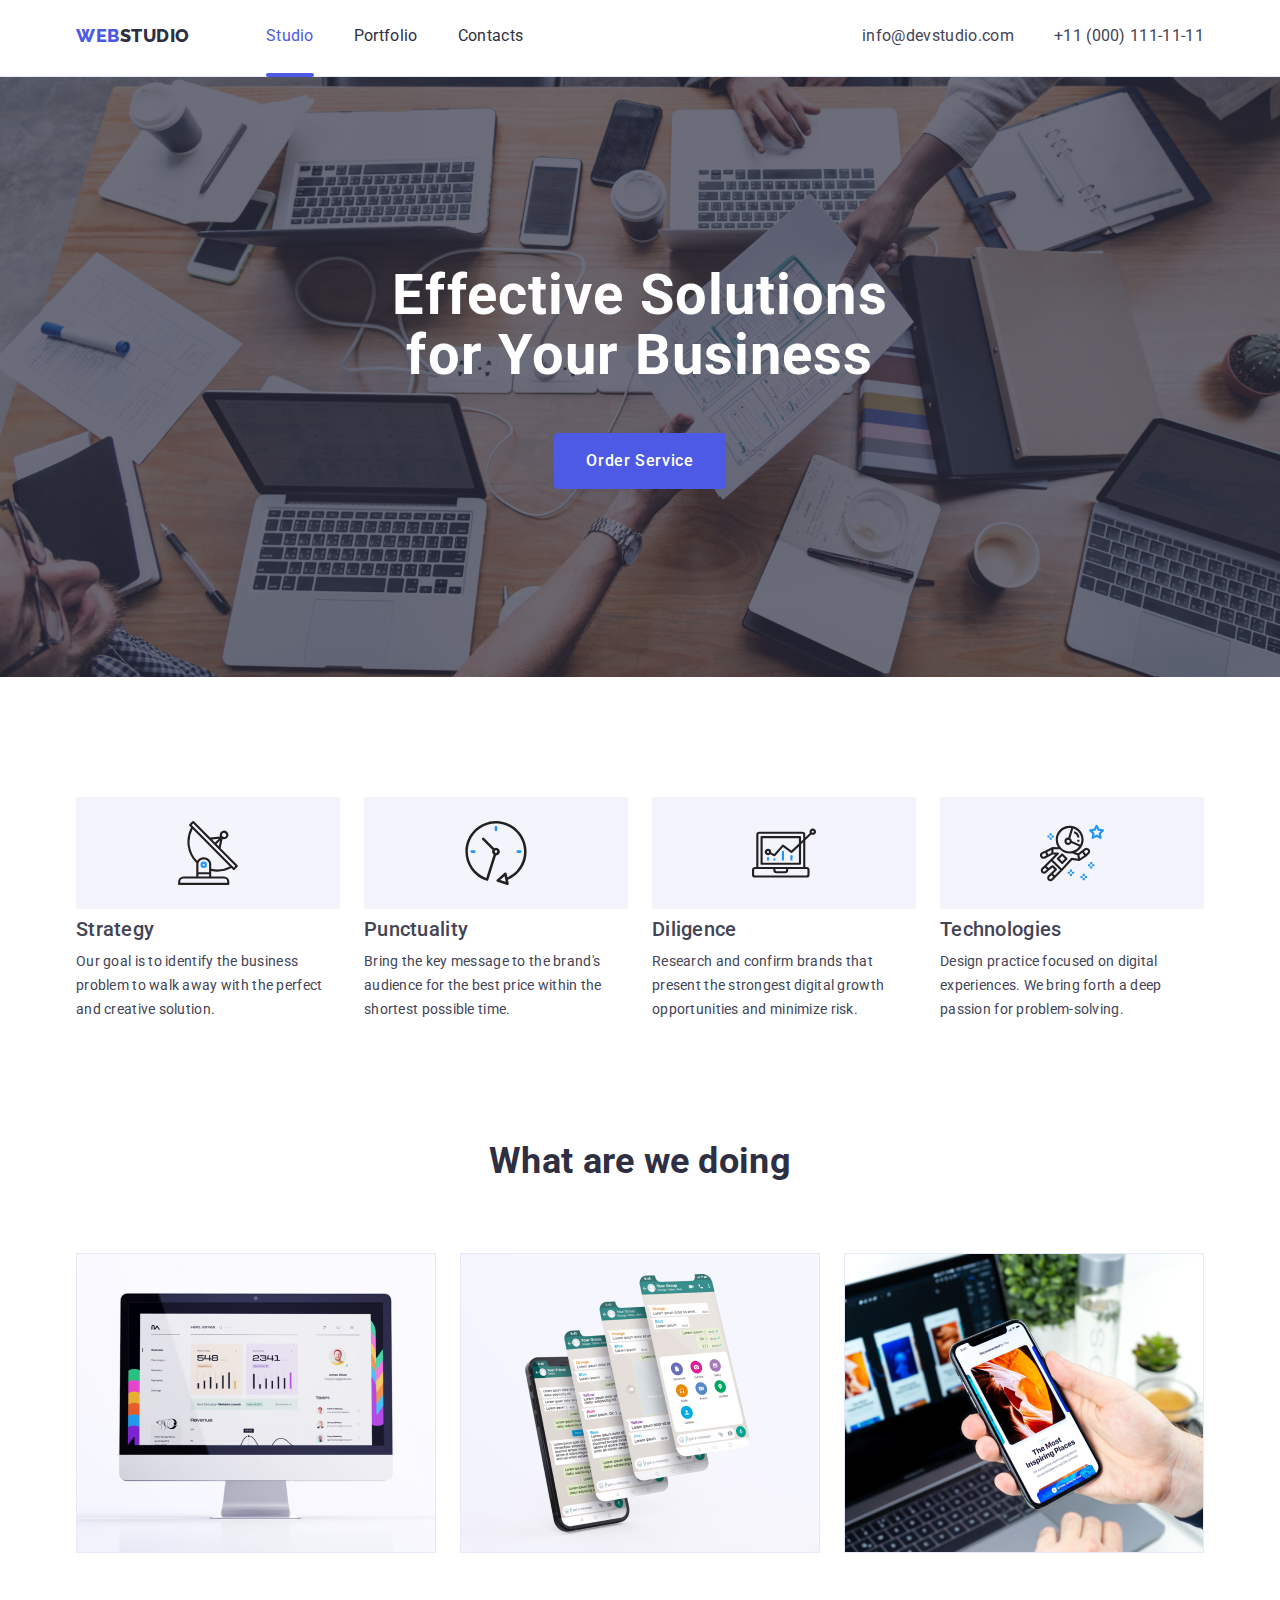
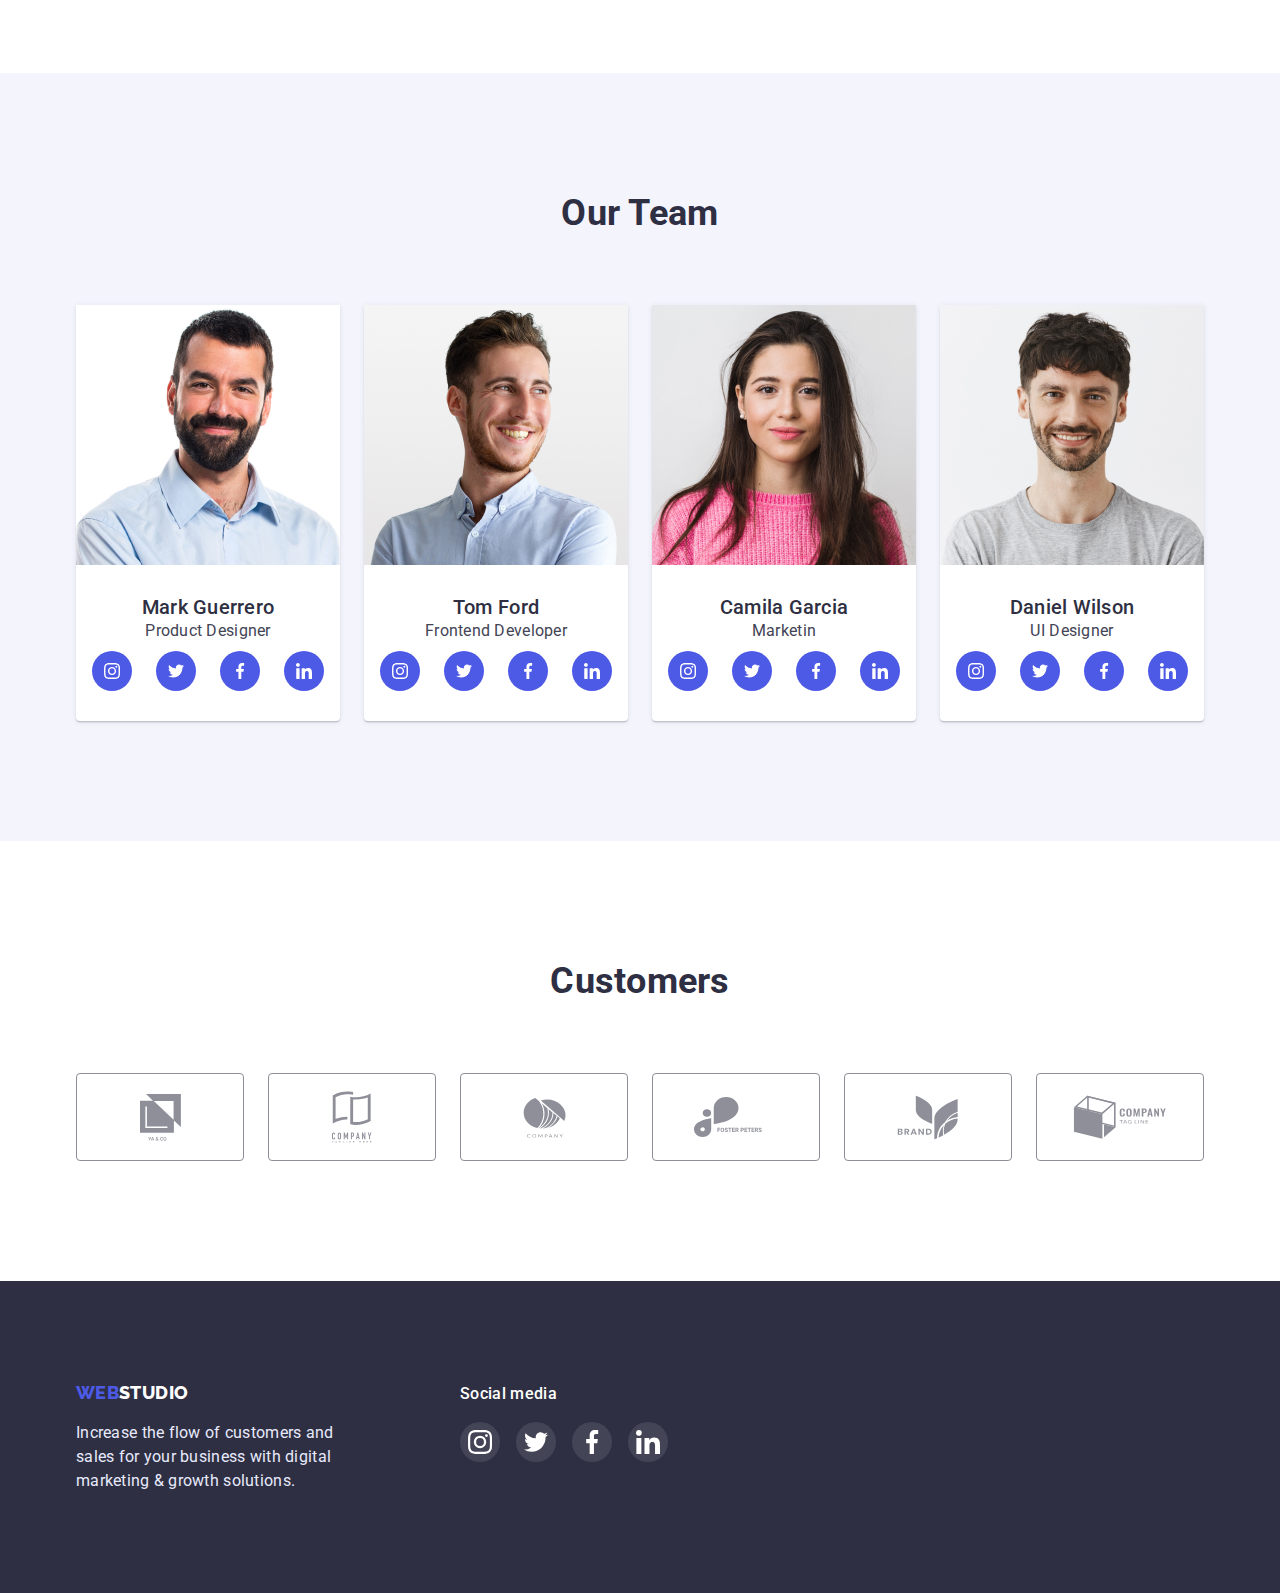
<file: index.html>
<!DOCTYPE html>
<html lang="en">
<head>
    <meta charset="UTF-8">
    <meta http-equiv="X-UA-Compatible" content="IE=edge">
    <meta name="viewport" content="width=device-width, initial-scale=1.0">
    <title>WEBSTUDIO</title>
   <link rel="preconnect" href="https://fonts.googleapis.com">
<link rel="preconnect" href="https://fonts.gstatic.com" crossorigin>
<link href="https://fonts.googleapis.com/css2?family=Raleway:wght@800&family=Roboto+Mono:wght@600&family=Roboto:wght@400;500;700&display=swap" rel="stylesheet">
<link rel="stylesheet" href="https://cdnjs.cloudflare.com/ajax/libs/modern-normalize/1.1.0/modern-normalize.min.css" >  
    <link rel="stylesheet" href="./css/style.css">


<body class="index page">
  <header>
      <!--header section-->
      <div class="container main-header">
        <nav class="site-nav">
      <a class="logo header-logo" href="./index.html">WEB<span class="logo-studio" >STUDIO </span></a>
     <ul class="site-nav list">
       <li class="item"> 
        <a class="link current" href="./index.html">Studio</a></li>
       <li class="item"> 
        <a class="link" href="./porfolio.html">Portfolio</a></li>
       <li class="item"> 
        <a class="link" href="">Contacts</a></li>
     </ul>
      </nav>
      <ul class="contacts-header list">
       <li class="item">
         <a class="link" href="mailto:">info@devstudio.com</a></li>
       <li class="item"> 
        <a class="link" href="tel:+11(000)1111111">+11 (000) 111-11-11</a></li>
   
       </ul>
       </div>
  </header>
        <!--hero section-->
        <main>
           <section class="hero-section">
            <div class="container">
          <h1 class="hero-title" >Effective Solutions for Your Business</h1>
          <button class="button" type="button" data-modal-open>Order Service</button></div> 
           </section>
           <!--feature section-->
           <section class="section features-section">
            <div class="container">
               <h2 class="visually-hidden"> Feature</h2>
               <ul class="features-list" >
               <li class="item">
                 <div class="icon-wrapper">
                <svg class="features-icon" width="64" height="64">
                  <use href="./images/sprite.svg#icon-antenna"></use>
                </svg>
              </div>
                <h3 class="title">Strategy</h3>
                   <p class="text">
                    Our goal is to identify the business
                    problem to walk away with the perfect 
                    and creative solution.
                   </p>
               </li>
               <li class="item">
                <div class="icon-wrapper">
                <svg class="features-icon" width="64" height="64">
                  <use href="./images/sprite.svg#icon-clock"></use>
                </svg>
                </div>
                <h3 class="title">Punctuality</h3>
                   <p class="text">
                    Bring the key message to the brand's 
                       audience for the best price within 
                       the shortest possible time.
                   </p>
               </li>
               <li class="item">
                 <div class="icon-wrapper">
                <svg class="features-icon" width="64" height="64">
                  <use href="./images/sprite.svg#icon-diagram"></use>
                </svg>
                 </div>
                <h3 class="title" >Diligence</h3>
                <p class="text">
                    Research and confirm brands 
                   that present the strongest digital growth 
                   opportunities and minimize risk.
               </p>
           </li>
               <li class="item">
                 <div class="icon-wrapper">
                <svg class="features-icon" width="64" height="64">
                  <use href="./images/sprite.svg#icon-astronaut"></use>
                </svg>
                 </div>
                <h3 class="title">Technologies</h3>
                <p class="text">
                   Design practice focused on digital experiences. 
                   We bring forth 
                   a deep passion for problem-solving.
               </p>
            </li>
         </ul>
            </div>
           </section>
             <!--what are we doing-->
           <section class="services-section section">
            <div class="container">
               <h2 class="section-title-feature">What are we doing</h2>
               <ul class="services-list">
                   <li class="item">
                    <img src="./images/doing/img1.jpg"  alt="analyze" width="360" height="300"> </li>
                   <li class="item">
                    <img src="./images/doing/img2.jpg"  alt="create applications" width="360" height="300"> </li>
                   <li class="item">
                    <img src="./images/doing/img3.jpg"  alt="create a design" width="360" height="300"></li>
               </ul>
            </div>
           </section>
           <!--team section-->
           <section class="team-section section">
            <div class="container">
            <h2 class="section-title-feature" >Our Team</h2>
            <ul class="team-list">
                <li class="item">
                <img class="item-img" src="./images/team/img-3.jpg" alt="Mark Guerrero,Product Designer" width="264" height="260">
                <div class="content-wrapper">
                <h3 class="title">Mark Guerrero</h3>
                <p class="text">Product Designer</p>
                <ul class="social-list"> 
             <li>
             <a class="socials-link" href="http://instagram.com" aria-label="instagram" target="_blank" rel="noopener noreferrer" >
             <svg class="socials-icon" width="16" height="16">
             <use href="./images/sprite.svg#icon-instagram"></use>
            </svg>
            </a>
           </li>
          <li>
         <a class="socials-link" href="http://twitter.com" aria-label="twitter" target="_blank" rel="noopener noreferrer" >
         <svg class="socials-icon" width="16" height="16">
          <use href="./images/sprite.svg#icon-twitter"></use>
         </svg>
          </a>
        </li>
       <li>
        <a class="socials-link" href="http://fb.com" aria-label="facebook" target="_blank" rel="noopener noreferrer">
        <svg class="socials-icon" width="16" height="16">
        <use href="./images/sprite.svg#icon-facebook"></use>
        </svg>
        </a>
      </li>
      <li>
      <a class="socials-link" href="http://linkedin.com" aria-label="linkedin" target="_blank" rel="noopener noreferrer" >
         <svg class="socials-icon" width="16" height="16">
         <use href="./images/sprite.svg#icon-linkedin"></use>
       </svg>
      </a>
    </li>
    </ul>
    </div>
        <li class="item">
            <img class="item-img" src="./images/team/img-2.jpg" alt="Tom Ford,Frontend Developer" width="264" height="260">
               <div class="content-wrapper" >
            <h3 class="title">Tom Ford</h3>
                <p class="text">Frontend Developer</p>
                <ul class="social-list">
             <li>
             <a class="socials-link" href="http://instagram.com" aria-label="instagram" target="_blank" rel="noopener noreferrer" >
             <svg class="socials-icon" width="16" height="16">
             <use href="./images/sprite.svg#icon-instagram"></use>
            </svg>
            </a>
           </li>
          <li>
         <a class="socials-link" href="http://twitter.com" aria-label="twitter" target="_blank" rel="noopener noreferrer" >
         <svg class="socials-icon" width="16" height="16">
          <use href="./images/sprite.svg#icon-twitter"></use>
         </svg>
          </a>
        </li>
       <li>
        <a class="socials-link" href="http://fb.com" aria-label="facebook" target="_blank" rel="noopener noreferrer">
        <svg class="socials-icon" width="16" height="16">
        <use href="./images/sprite.svg#icon-facebook"></use>
        </svg>
        </a>
      </li>
      <li>
      <a class="socials-link" href="http://linkedin.com" aria-label="linkedin" target="_blank" rel="noopener noreferrer" >
         <svg class="socials-icon" width="16" height="16">
         <use href="./images/sprite.svg#icon-linkedin"></use>
       </svg>
      </a></li>
    </ul>
    </div>
      </li>
       <li class="item">
        <img class="item-img" src="./images/team/img-1.jpg" alt="Camila Garcia,Marketing" width="264" height="260">
         <div class="content-wrapper">
        <h3 class="title" >Camila Garcia</h3>
           <p class="text" >Marketin</p>
            <ul class="social-list">
             <li>
             <a class="socials-link" href="http://instagram.com" aria-label="instagram" target="_blank" rel="noopener noreferrer" >
             <svg class="socials-icon" width="16" height="16">
             <use href="./images/sprite.svg#icon-instagram"></use>
            </svg>
            </a>
           </li>
          <li>
         <a class="socials-link" href="http://twitter.com" aria-label="twitter" target="_blank" rel="noopener noreferrer" >
         <svg class="socials-icon" width="16" height="16">
          <use href="./images/sprite.svg#icon-twitter"></use>
         </svg>
          </a>
        </li>
       <li>
        <a class="socials-link" href="http://fb.com" aria-label="facebook" target="_blank" rel="noopener noreferrer">
        <svg class="socials-icon" width="16" height="16">
        <use href="./images/sprite.svg#icon-facebook"></use>
        </svg>
        </a>
      </li>
      <li>
      <a class="socials-link" href="http://linkedin.com" aria-label="linkedin" target="_blank" rel="noopener noreferrer" >
         <svg class="socials-icon" width="16" height="16">
         <use href="./images/sprite.svg#icon-linkedin"></use>
       </svg>
      </a></li>
    </ul>
    </div>
     </li>
    <li class="item" >
        <img class="item-img" src="./images/team/img.jpg" alt="Daniel Wilson,UI Designer" width="264" height="260">
         <div class="content-wrapper">
        <h3 class="title">Daniel Wilson</h3>
         <p class="text" >UI Designer</p>
          <ul class="social-list">
             <li>
             <a class="socials-link" href="http://instagram.com" aria-label="instagram" target="_blank" rel="noopener noreferrer" >
             <svg class="socials-icon" width="16" height="16">
             <use href="./images/sprite.svg#icon-instagram"></use>
            </svg>
            </a>
           </li>
          <li>
         <a class="socials-link" href="http://twitter.com" aria-label="twitter" target="_blank" rel="noopener noreferrer" >
         <svg class="socials-icon" width="16" height="16">
          <use href="./images/sprite.svg#icon-twitter"></use>
         </svg>
          </a>
        </li>
       <li>
        <a class="socials-link" href="http://fb.com" aria-label="facebook" target="_blank" rel="noopener noreferrer">
        <svg class="socials-icon" width="16" height="16">
        <use href="./images/sprite.svg#icon-facebook"></use>
        </svg>
        </a>
      </li>
      <li>
      <a class="socials-link" href="http://linkedin.com" aria-label="linkedin" target="_blank" rel="noopener noreferrer" >
         <svg class="socials-icon" width="16" height="16">
         <use href="./images/sprite.svg#icon-linkedin"></use>
       </svg>
      </a></li>
    </ul>
     </div>
     </li>
       </ul></div>
         </section>
      <!-- Customers section -->
      <section class="section clients-section">
        <div class="container">
          <h2 class="section-title-feature">Customers</h2>
          <ul class="clients-list">
            <li class="item">
              <a class="client-link" href="" >
                <svg class="client-icon" width="41" height="47">
      <use href="./images/sprite.svg#icon-group"></use>
        </svg>
              </a>
            </li>
     <li class="item">
         <a class="client-link" href="">
            <svg class="client-icon" width="40" height="52">
              <use href="./images/sprite.svg#icon-group-1"></use>
                </svg>
              </a>
            </li>
            <li class="item">
              <a class="client-link" href="">
                <svg class="client-icon" width="43" height="41">
                  <use href="./images/sprite.svg#icon-group-2"></use>
                </svg>
              </a>
            </li>
            <li class="item">
              <a class="client-link" href="">
                <svg class="client-icon" width="84" height="42">
                  <use href="./images/sprite.svg#icon-group-3"></use>
                </svg>
              </a>
            </li>
            <li class="item">
              <a class="client-link" href="">
                <svg class="client-icon" width="62" height="45">
                  <use href="./images/sprite.svg#icon-group-4"></use>
                </svg>
              </a>
            </li>
            <li class="item">
              <a class="client-link" href="">
                <svg class="client-icon" width="94" height="44">
                  <use href="./images/sprite.svg#icon-group-5"></use>
                </svg>
              </a>
            </li>
          </ul>
        </div>
      </section>
        </main>

        <!--footer section-->
       <footer class="footer">
        <div class="container">
            <div class="text-wrapper">
            <a class="logo footer link" href="./index.html">WEB<span class="logo-part">STUDIO</span></a>
            <p class="text">Increase the flow of customers and sales 
                for your business 
                with digital marketing & growth solutions.</p>
            </div>
             <div class="social-company-wrapper">
          <h3 class="title">Social media</h3>
          <ul class="social-list">
            <li>
              <a
                class="socials-link"
                href="http://instagram.com" aria-label="instagram" target="_blank" rel="noopener noreferrer">
                <svg class="socials-icon" width="24" height="24">
                  <use href="./images/sprite.svg#icon-instagram"></use>
                </svg>
              </a>
            </li>
            <li>
              <a class="socials-link" href="http://twitter.com" aria-label="twitter" target="_blank"  rel="noopener noreferrer" >
                <svg class="socials-icon" width="24" height="24">
                  <use href="./images/sprite.svg#icon-twitter"></use>
                </svg>
              </a>
            </li>
            <li>
              <a
                class="socials-link"
         href="http://fb.com" aria-label="facebook" target="_blank" rel="noopener noreferrer" >
                <svg class="socials-icon" width="24" height="24">
                  <use href="./images/sprite.svg#icon-facebook"></use>
                </svg>
              </a>
            </li>
            <li>
              <a class="socials-link" href="http://linkedin.com" aria-label="linkedin"  target="_blank"  rel="noopener noreferrer" >
                <svg class="socials-icon" width="24" height="24">
                  <use href="./images/sprite.svg#icon-linkedin"></use>
                </svg>
              </a>
            </li>
          </ul>
        </div>
      </div>
    </footer>
   <div class="backdrop is-hidden" data-modal>
      <div class="modal">
        <button class="modal-btn" aria-label="close window" data-modal-close>
          <svg class="modal-icons" width="12" height="12">
            <use href="./images/sprite.svg#close"></use>
          </svg>
        </button>
      </div>
    </div>
        <script src="./js/modal.js"></script>
     </body>
</html>
</file>
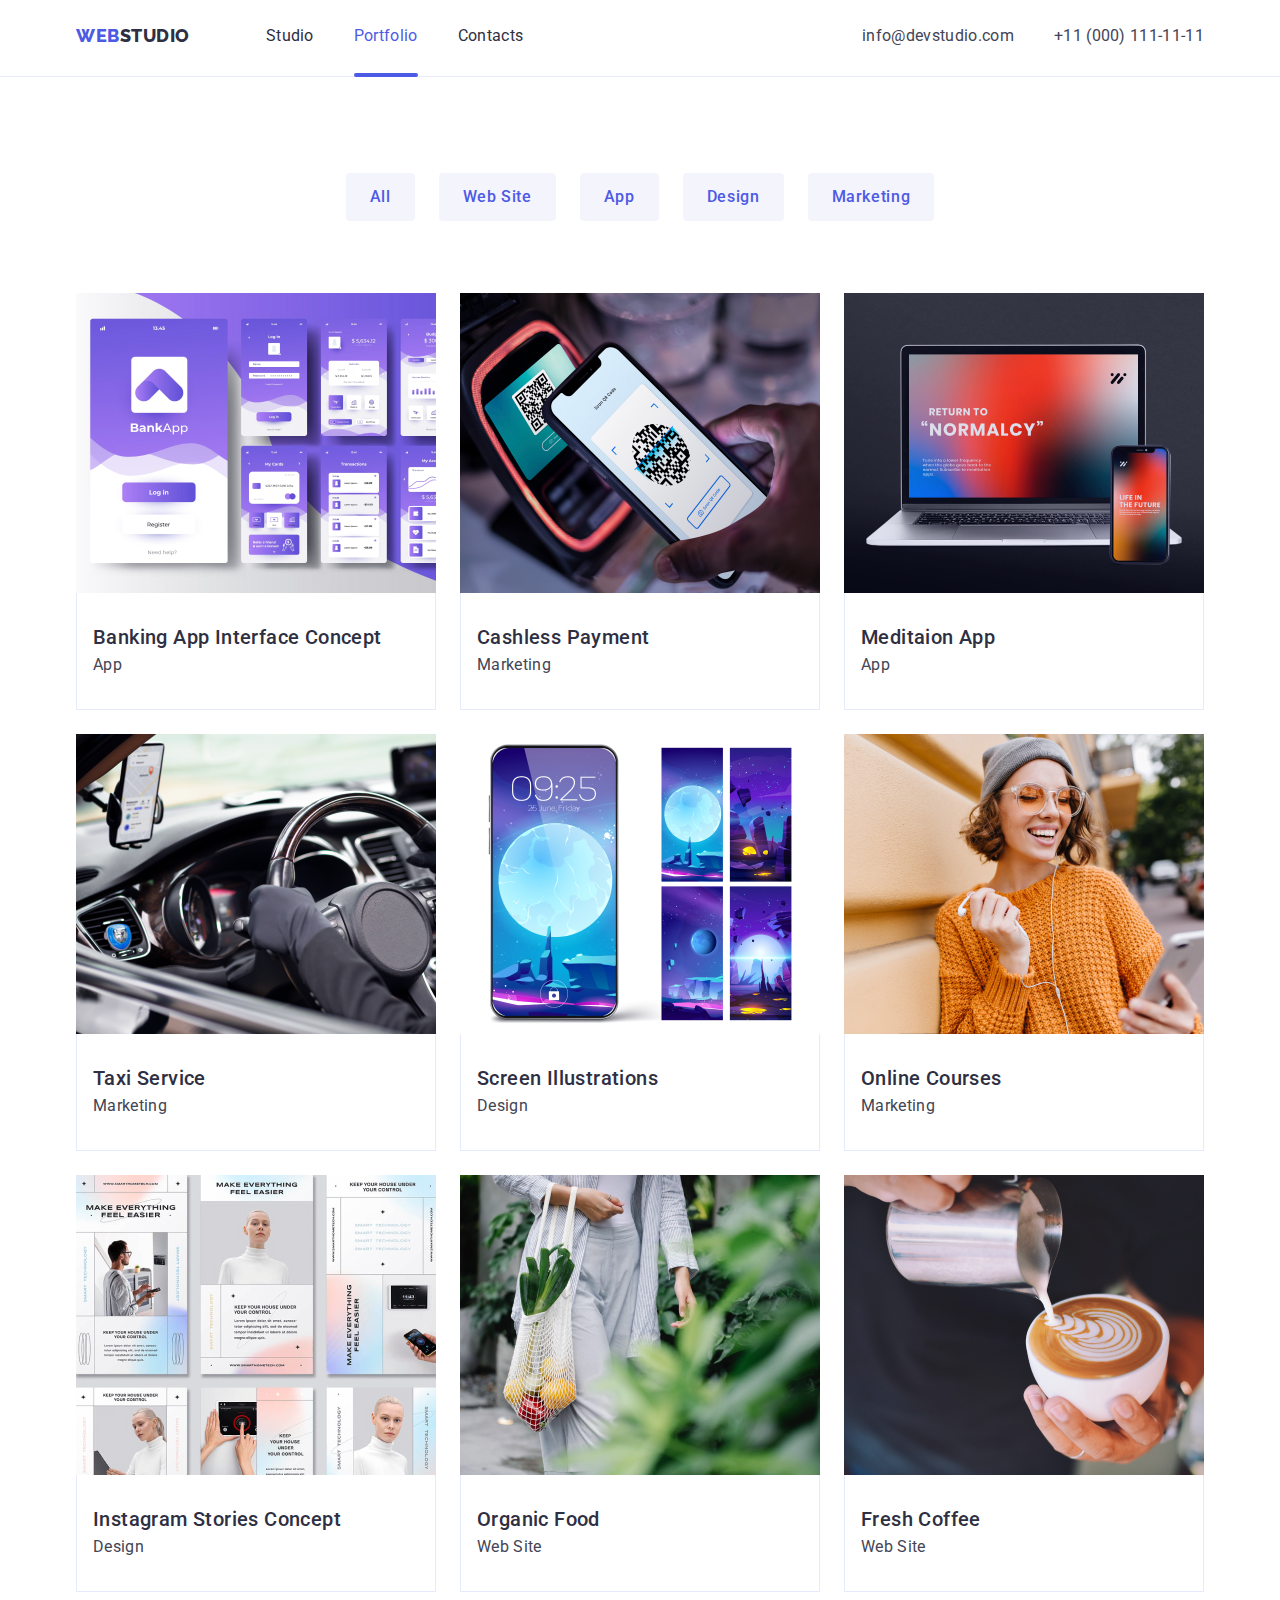
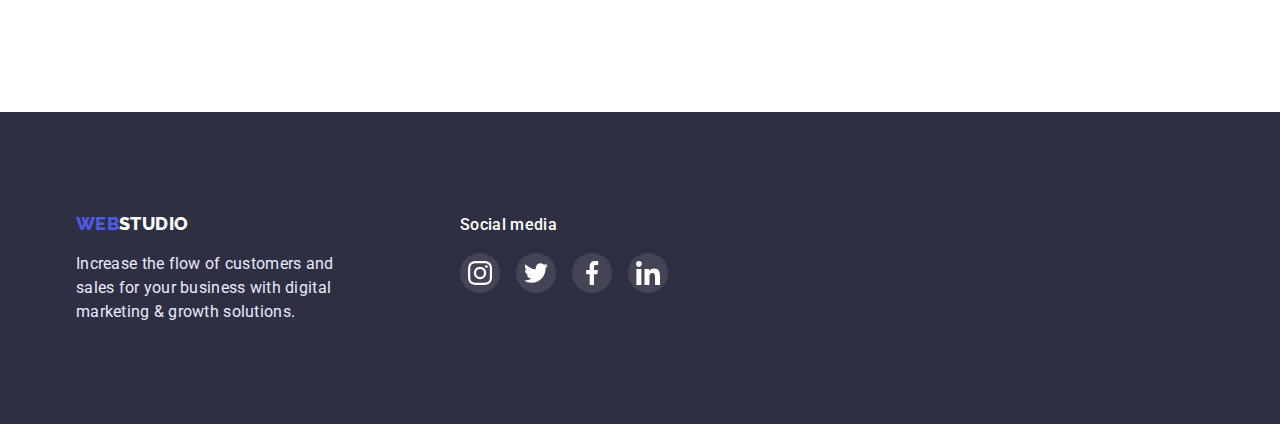
<file: porfolio.html>
<!DOCTYPE html>
<html lang="en">
<head>
    <meta charset="UTF-8">
    <meta http-equiv="X-UA-Compatible" content="IE=edge">
    <meta name="viewport" content="width=device-width, initial-scale=1.0">
    <title>WEBSTUDIO</title>
    <link rel="preconnect" href="https://fonts.googleapis.com">
<link rel="preconnect" href="https://fonts.gstatic.com" crossorigin>
<link href="https://fonts.googleapis.com/css2?family=Raleway:wght@800&family=Roboto+Mono:wght@600&family=Roboto:wght@400;500;700&display=swap" rel="stylesheet">
<link rel="stylesheet" href="https://cdnjs.cloudflare.com/ajax/libs/modern-normalize/1.1.0/modern-normalize.min.css" >  
    <link rel="stylesheet" href="./css/style.css">

</head>
<body class="portfolio page">
  <header>
    <!--header section-->
     <div class="container main-header">
      <nav class="site-nav">
    <a class="logo header-logo" href="./index.html">WEB<span class="logo-studio" >STUDIO</span></a>
   
  <ul class="site-nav list" >
    <li class="item"> 
      <a class="link" href="./index.html">Studio</a></li>
    <li class="item"> 
      <a class="link current" href="./porfolio.html">Portfolio</a></li>
    <li class="item">
       <a  class="link" href="">Contacts</a></li>
  </ul>
   </nav>
   <ul class="contacts-header list">
    <li class="item">
       <a class="link" href="mailto:">info@devstudio.com</a></li>
    <li class="item">
      <a class="link" href="tel:+11(000)1111111">+11 (000) 111-11-11</a></li>
   </ul>
     </div>
   </header>
  <main>
    <!--menu section-->
    <section class="section-portfolio section">
      <div class="container">
      <h1 class="visually-hidden">Menu</h1>
      <ul class="categories-buttons list">
      <li><button type="button" class="button secondary" >All</button>
      </li>
      <li><button type="button" class="button secondary">Web Site</button>
      </li>
      <li><button type="button" class="button secondary">App</button>
      </li>
      <li><button type="button" class="button secondary">Design</button>
      </li>
      <li><button type="button" class="button secondary">Marketing</button>
      </li>
      </ul>
      <!--gallery-->
  <h2 class="visually-hidden">Project</h2>
         <ul class="projects list">
        <li class="item">
             <a class="link projects-link" href="http://" target="_blank" rel="noopener noreferrer" >
          <div class="product-thumb">
         <img class="item-img" src="./images/portfolio/img-1.jpg" alt="App" width="360"/>
        <div class="product-box-text-hidden">
           <p class="box-text">
            14 Stylish and User-Friendly App Design Concepts · Task Manager App · Calorie Tracker App · Exotic Fruit Ecommerce App · Cloud Storage App
                    </p>
                  </div>
                </div>
           <div class="wrapper">
           <h2 class="title">Banking App Interface Concept</h2>
           <p class="text">App</p>
        </div>
      </a>
     <li class="item">
      <a class="link projects-link" href="http://" target="_blank" rel="noopener noreferrer" >
          <div class="product-thumb">
      <img class="item-img" src="./images/portfolio/img-2.jpg" alt="Cashless Payment" width="360" height="300">
   <div class="product-box-text-hidden">
           <p class="box-text">
            14 Stylish and User-Friendly App Design Concepts · Task Manager App · Calorie Tracker App · Exotic Fruit Ecommerce App · Cloud Storage App
                    </p>
                  </div>
                </div>
           <div class="wrapper">
      <h3 class="title">Cashless Payment</h3>
   <p class="text">Marketing</p>
           </div>
      </a>
           <li class="item">
             <a class="link projects-link" href="http://" target="_blank" rel="noopener noreferrer" >
          <div class="product-thumb">
         <img class="item-img" src="./images/portfolio/img-3.jpg" alt="App" width="360"/>
        <div class="product-box-text-hidden">
           <p class="box-text">
            14 Stylish and User-Friendly App Design Concepts · Task Manager App · Calorie Tracker App · Exotic Fruit Ecommerce App · Cloud Storage App
                    </p>
                  </div>
                </div>
           <div class="wrapper">
           <h3 class="title">Meditaion App</h3>
           <p class="text">App</p>
        </div>
      </a>

     <li class="item">
             <a class="link projects-link" href="http://" target="_blank" rel="noopener noreferrer">
          <div class="product-thumb">
         <img class="item-img" src="./images/portfolio/img-5.jpg" alt="Taxi" width="360"/>
        <div class="product-box-text-hidden">
           <p class="box-text">
            14 Stylish and User-Friendly App Design Concepts · Task Manager App · Calorie Tracker App · Exotic Fruit Ecommerce App · Cloud Storage App
                    </p>
                  </div>
                </div>
           <div class="wrapper">
           <h3 class="title">Taxi Service</h3>
           <p class="text">Marketing</p>
        </div>
      </a>

     <li class="item">
             <a class="link projects-link" href="http://" target="_blank" rel="noopener noreferrer" >
          <div class="product-thumb">
         <img class="item-img" src="./images/portfolio/img-4.jpg" alt="Screen Illustrations" width="360"/>
        <div class="product-box-text-hidden">
           <p class="box-text">
            14 Stylish and User-Friendly App Design Concepts · Task Manager App · Calorie Tracker App · Exotic Fruit Ecommerce App · Cloud Storage App
                    </p>
                  </div>
                </div>
           <div class="wrapper">
           <h3 class="title">Screen Illustrations</h3>
           <p class="text">Design</p>
        </div>
      </a>

     <li class="item">
             <a class="link projects-link" href="http://" target="_blank" rel="noopener noreferrer" >
          <div class="product-thumb">
         <img class="item-img" src="./images/portfolio/img-6.jpg" alt="Courses" width="360"/>
        <div class="product-box-text-hidden">
           <p class="box-text">
            14 Stylish and User-Friendly App Design Concepts · Task Manager App · Calorie Tracker App · Exotic Fruit Ecommerce App · Cloud Storage App
                    </p>
                  </div>
                </div>
           <div class="wrapper">
           <h3 class="title">Online Courses</h3>
           <p class="text">Marketing</p>
        </div>
      </a>

  <li class="item">
             <a class="link projects-link" href="http://" target="_blank" rel="noopener noreferrer" >
          <div class="product-thumb">
         <img class="item-img" src="./images/portfolio/img-7.jpg" alt="Instagram Stories" width="360"/>
        <div class="product-box-text-hidden">
           <p class="box-text">
            14 Stylish and User-Friendly App Design Concepts · Task Manager App · Calorie Tracker App · Exotic Fruit Ecommerce App · Cloud Storage App
                    </p>
                  </div>
                </div>
           <div class="wrapper">
           <h3 class="title">Instagram Stories Concept</h3>
           <p class="text">Design</p>
        </div>
      </a>
    <li class="item">
             <a class="link projects-link" href="http://" target="_blank" rel="noopener noreferrer" >
          <div class="product-thumb">
         <img class="item-img" src="./images/portfolio/img-8.jpg" alt="Organic Food" width="360"/>
        <div class="product-box-text-hidden">
           <p class="box-text">
            14 Stylish and User-Friendly App Design Concepts · Task Manager App · Calorie Tracker App · Exotic Fruit Ecommerce App · Cloud Storage App
                    </p>
                  </div>
                </div>
           <div class="wrapper">
           <h3 class="title">Organic Food</h3>
           <p class="text">Web Site</p>
        </div>
      </a>
    <li class="item">
             <a class="link projects-link" href="http://" target="_blank" rel="noopener noreferrer" >
          <div class="product-thumb">
         <img class="item-img" src="./images/portfolio/img-9.jpg" alt="Fresh Coffee" width="360"/>
        <div class="product-box-text-hidden">
           <p class="box-text">
            14 Stylish and User-Friendly App Design Concepts · Task Manager App · Calorie Tracker App · Exotic Fruit Ecommerce App · Cloud Storage App
                    </p>
                  </div>
                </div>
           <div class="wrapper">
           <h3 class="title">Fresh Coffee</h3>
           <p class="text">Web Site</p>
        </div>
      </a>
  </ul></div>
    </section>
  </main>
 <!--footer-->
  <footer class="footer">
        <div class="container">
            <div class="text-wrapper">
            <a class="logo footer link" href="./index.html">WEB<span class="logo-part">STUDIO</span></a>
            <p class="text">Increase the flow of customers and sales 
                for your business 
                with digital marketing & growth solutions.</p>
            </div>
             <div class="social-company-wrapper">
          <h3 class="title">Social media</h3>
          <ul class="social-list">
            <li>
              <a
                class="socials-link"
                href="http://instagram.com" aria-label="instagram" target="_blank" rel="noopener noreferrer">
                <svg class="socials-icon" width="24" height="24">
                  <use href="./images/sprite.svg#icon-instagram"></use>
                </svg>
              </a>
            </li>
            <li>
              <a class="socials-link" href="http://twitter.com" aria-label="twitter" target="_blank"  rel="noopener noreferrer" >
                <svg class="socials-icon" width="24" height="24">
                  <use href="./images/sprite.svg#icon-twitter"></use>
                </svg>
              </a>
            </li>
            <li>
              <a
                class="socials-link"
         href="http://fb.com" aria-label="facebook" target="_blank" rel="noopener noreferrer" >
                <svg class="socials-icon" width="24" height="24">
                  <use href="./images/sprite.svg#icon-facebook"></use>
                </svg>
              </a>
            </li>
            <li>
              <a class="socials-link" href="http://linkedin.com" aria-label="linkedin"  target="_blank"  rel="noopener noreferrer" >
                <svg class="socials-icon" width="24" height="24">
                  <use href="./images/sprite.svg#icon-linkedin"></use>
                </svg>
              </a>
            </li>
          </ul>
        </div>
      </div>
    </footer>
  <script src="./js/modal.js"></script>
</body>
</html>
</file>
<file: css/style.css>
/* basic siting */
:root {
    --iris: rgba(77, 90, 229, 1);
    --contacts: #434455;
    --feature: #2E2F42;
    --navy-blue: rgba(46, 47, 66, 1);
    --slate: rgba(67, 68, 85, 1);
    --white: rgba(255, 255, 255, 1);
    --backgraund: #2E2F42;
    --cornflower: linear-gradient(0deg, #E7E9FC, #E7E9FC),
        linear-gradient(0deg, #E7E9FC, #E7E9FC);
    --ocean: rgba(64, 75, 191, 1);
    --hover-portfolio: #4D5AE5;
    --transition-fast: 250ms;
    --transition-slow: 500ms;
    --transition-function: cubic-bezier(0.4, 0, 0.2, 1);
    --button-hero: #4D5AE5;
    --background-icon: #F4F4FD;
    --rectangle: #8E8F99;
    --footer-text: #E7E9FC;
    --modal-back: rgba(46, 47, 66, 0.4);
    --backgraund-icons: #31D0AA;

    /*other*/
    --backdrop-idx: 100;
    --transition-fast: 250ms;
    --transition-slow: 500ms;
    --transition-function: cubic-bezier(0.4, 0, 0.2, 1);

}

a {
    text-decoration: none;
    color: inherit;
}

ul {
    list-style: none;
    margin: 0;
    padding: 0;
}

img {
    display: block;
    max-width: 100%;
    height: auto;
}

button {
    font: inherit;
    border: none;
    padding: 0;
    background-color: transparent;
    cursor: pointer;
}

h1,
h2,
h3 {
    margin: 0;
    padding: 0;
    font-weight: 600;
}

p {
    margin: 0;
}

.adress {
    font-style: normal;
}

.container {
    max-width: 1158px;
    padding: 0 15px;
    margin: 0 auto;
}

.link {

    text-decoration: none;
    color: inherit;
    font-style: normal;
    font-weight: 400;
    font-size: 16px;
    line-height: calc(24/16);
    letter-spacing: 0.02em;
}

.visually-hidden {
    position: absolute;
    white-space: nowrap;
    width: 1px;
    height: 1px;
    overflow: hidden;
    border: 0;
    padding: 0;
    clip: rect(0 0 0 0);
    clip-path: inset(50%);
    margin: -1px;
}

.page {
    margin: 0;
    background-color: var(--white);
    font-family: 'Roboto', sans-serif;
    font-size: 14px;
    line-height: calc(24/14);
    letter-spacing: 0.02em;
}

/*logo-header*/

header {
    border-bottom: 1px solid #E7E9FC;
}

.main-header {
    display: flex;
}

.logo {
    font-family: 'Raleway', sans-serif;
    font-weight: 800;
    font-size: 18px;
    line-height: calc(24/18);
    color: var(--iris);
}

.logo-studio {
    color: var(--navy-blue);
    font-family: 'Raleway' sans-serif;
    font-weight: 800;
    font-size: 18px;
    line-height: calc(24/18);

}

.header-logo {
    display: inline-block;
    font-weight: 800;
    padding-top: 24px;
    padding-bottom: 28px;
    margin-right: 76px;
    text-decoration: none;
    letter-spacing: 0.03em;

}

/* Contacts navigation */
.site-nav {
    display: flex;
    align-items: center;

}

.contacts-header {
    display: flex;
    margin-left: auto;
    align-items: center;

}

.site-nav .item:not(:last-child) {
    margin-right: 40px;
}

.contacts-header .item:not(:last-child) {
    margin-right: 40px;
}

.site-nav.list .link,
.contacts-header .link {
    display: flex;
    align-items: center;
    gap: 10px;
    padding-top: 24px;
    padding-bottom: 28px;

    color: var(--feature);
    font-weight: 400;
    font-size: 16px;
    line-height: calc(24/16);
    letter-spacing: 0.02em;

    transition: color var(--transition-fast) var(--transition-function);
}

.contacts-header .link {
    color: var(--contacts);
}

.site-nav .link:hover,
.site-nav .link:focus,
.site-nav .link.current,
.contacts-header .link:hover,
.contacts-header .link:focus,
.contacts-header .link:hover,
.contacts-header .link:focus,
.adress .link:hover,
.adress .link:focus {
    color: var(--iris);
}

.site-nav.list .link {
    position: relative;
}

.site-nav .link.current::after {
    position: absolute;
    left: 0px;
    bottom: -1px;
    right: auto;
    content: '';
    width: 100%;
    height: 4px;
    background-color: var(--iris);
    border-radius: 2px;
}

/* Hero section */
.hero-section {
    max-width: 1440px;
    padding-top: 188px;
    padding-bottom: 188px;
    margin: 0 auto;
    background: rgba(46, 47, 66, 0.7);
    background-image: linear-gradient(rgba(46, 47, 66, 0.7),
            rgba(46, 47, 66, 0.7)), url(../images/hero/people-office\ 1.jpg);

    background-repeat: no-repeat;
    background-size: cover;
    text-align: center;

}

.hero-title {
    width: 496px;
    margin: 0 auto;
    margin-bottom: 48px;
    color: var(--white);
    font-weight: 700;
    font-size: 56px;
    line-height: calc(60/56);
    letter-spacing: 0.02em;

    text-align: center;
}

.button {
    display: inline-block;
    padding: 16px 32px;

    border-radius: 4px;
    color: var(--white);

    font-weight: 500;
    font-size: 16px;
    line-height: calc(24/16);
    letter-spacing: 0.04em;


    transition: color var(--transition-fast) var(--transition-function);
    background-color: var(--transition-fast) var(--transition-function);
    box-shadow: var(--transition-fast) var(--transition-function);
    background-color: var(--button-hero);
}

/*section*/
.section {
    color: var(--contacts);
    padding-top: 120px;
    padding-bottom: 120px;
}

.section-title {
    color: var(--feature);
    font-weight: 500;
    font-size: 20px;
    line-height: calc(24/20);
    text-align: left;
}

.section-title-feature {
    font-weight: 700;
    font-size: 36px;
    line-height: calc(40/36);
    color: var(--feature);
    text-align: center;
    margin-bottom: 72px;
}

/*feature section*/

.features-list .item {
    width: 264px;
    display: flex;
    flex-direction: column;
}

.icon-wrapper {
    display: flex;
    justify-content: center;
    align-items: center;

    width: 264px;
    height: 112px;
    margin-bottom: 8px;

    background-color: var(--background-icon);
}

.features-list {
    display: flex;
    gap: 24px;
}

.features-list .title {
    color: var(--contacts);
    font-weight: 500;
    font-size: 20px;
    line-height: calc(24/20);
    margin-bottom: 8px;
}

/*what are we doing*/
.services-section {
    padding-top: 0;
}

.services-list {
    display: flex;
    gap: 24px;
}

.services-list .item {
    position: relative;
    width: 360px;
}

/*section team*/
.team-list {
    display: flex;
    gap: 24px;
}

.team-list .content-wrapper {
    padding: 30px 16px;
}

.team-list .item {
    width: 264px;
    background-color: var(--white);
    box-shadow: 0px 1px 6px rgba(46, 47, 66, 0.08), 0px 1px 1px rgba(46, 47, 66, 0.16), 0px 2px 1px rgba(46, 47, 66, 0.08);
    border-radius: 0px 0px 4px 4px;
    text-align: center;
}

.team-list .title {
    color: var(--feature);
    font-weight: 500;
    font-size: 20px;
    line-height: calc(24/20);
    text-align: center;
}

.team-list .text {
    font-weight: 400;
    font-size: 16px;
    line-height: calc(24/16);
    margin-bottom: 8px;
    text-align: center;
    margin-bottom: 8px;
}

.social-list {
    display: flex;
    gap: 24px;
    justify-content: center;
}

.social-list .socials-link:hover,
.social-list .socials-link:focus {
    background-color: var(--ocean);
}

.socials-icon {
    fill: var(--white);
    transition: fill var(--transition-fast) var(--transition-function);

}

.socials-link {
    display: flex;
    justify-content: center;
    align-items: center;
    background-color: var(--button-hero);
    width: 40px;
    height: 40px;
    border-radius: 50%;
    transition: background-color var(--transition-fast) var(--transition-function);
}

.team-section {
    background-color: var(--background-icon);
}

/*customers*/
.clients-list {
    display: flex;
    gap: 24px;
    justify-content: center;
}

.client-link {
    display: flex;
    justify-content: center;
    align-items: center;
    border: 1px solid var(--rectangle);
    border-radius: 4px;
    width: 168px;
    height: 88px;
    outline: transparent;

    transition: border-color var(--transition-fast) var(--transition-function);

}

.client-icon {
    fill: var(--rectangle);
    transition: fill var(--transition-fast) var(--transition-function);
}

.client-link:hover,
.client-link:focus {
    border-color: var(--ocean);
}

.client-link:hover .client-icon,
.client-link:focus .client-icon {
    fill: var(--ocean);
}

.page>.footer {
    background-color: var(--feature);
    padding-top: 100px;
    padding-bottom: 100px;
}

.footer>.container {
    display: flex;
    align-items: baseline;
}

.logo.footer {
    display: inline-block;
    margin-bottom: 16px;

}

.logo-part {
    color: var(--white);

}

.text-wrapper {
    display: block;
    width: 264px;
    margin-right: 120px;
}

.text-wrapper .text {
    font-weight: 400;
    font-size: 16px;
    line-height: calc(24/16);

    color: var(--footer-text);
}

/*social media*/

.social-company-wrapper .title {
    margin-bottom: 16px;
    font-weight: 500;
    font-size: 16px;
    line-height: calc(24/16);
    letter-spacing: 0.02em;


    color: var(--white);
}

.social-company-wrapper .socials-link {
    background-color: rgba(255, 255, 255, 0.1);
}

.social-company-wrapper .socials-link:hover,
.social-company-wrapper .socials-link:focus {
    background-color: var(--backgraund-icons);
}

.social-company-wrapper .social-list {
    display: flex;
    gap: 16px;
}

/*portfolio*/

.section-portfolio {
    padding-top: 96px;
}

.categories-buttons {
    display: flex;
    gap: 24px;
    justify-content: center;
    margin-bottom: 72px;
}

.button.secondary {
    padding: 12px 24px;
    color: var(--button-hero);
    background-color: var(--background-icon);
}

.button:hover,
.button:focus,
.button.current {
    color: var(--white);
    background-color: var(--ocean);
    cursor: pointer;
    box-shadow: 0px 3px 1px rgba(0, 0, 0, 0.1), 0px 2px 1px rgba(0, 0, 0, 0.08), 0px 2px 2px rgba(0, 0, 0, 0.12);
    border-radius: 4px;

}

.product-thumb {
    display: flex;
    overflow: hidden;
    position: relative;
}

.product-box-text-hidden {
    display: flex;
    align-items: center;
    position: absolute;
    padding: 0 32px;
    width: 100%;
    height: 100%;
    background-color: var(--hover-portfolio);
    font-weight: 400;
    font-size: 16px;
    line-height: calc(24/16);
    letter-spacing: 0.02em;
    color: var(--white);

    transform: translateY(100%);
    transition: transform var(--transition-fast) var(--transition-function);
}

.projects-link:hover .product-box-text-hidden,
.projects-link:focus .product-box-text-hidden {
    opacity: 1;
    transform: translateY(0);
}

.projects.list {
    display: flex;
    flex-wrap: wrap;
    gap: 24px;
}

.projects .title {
    margin-bottom: 4px;
    color: var(--backgraund);
    font-weight: 500;
    font-size: 20px;
    line-height: calc(24/20);
    letter-spacing: 0.02em;
}

.projects .text {
    font-weight: 400;
    font-size: 16px;
    line-height: calc(24/16);

}

.projects .item {
    width: 360px;

    background: var(--hero-title-color);
}

.projects .link {
    display: inline-block;
    transition: box-shadow var(--transition-fast) var(--transition-function);
}

.projects .link:hover,
.projects .link:focus {
    box-shadow: 0px 1px 1px rgba(0, 0, 0, 0.12), 0px 4px 4px rgba(0, 0, 0, 0.06),
        1px 4px 6px rgba(0, 0, 0, 0.16);
    border-radius: 4px;
    outline: transparent;
}


.projects .wrapper {
    padding: 32px 16px;
    border-left: 1px solid var(--footer-text);
    border-right: 1px solid var(--footer-text);
    border-bottom: 1px solid var(--footer-text);
}

/*modal window*/
.modal {
    position: absolute;
    width: 408px;
    min-height: 576px;
    top: 50%;
    left: 50%;
    transform: translateX(-50%) translateY(-50%);
    box-shadow: 0px 1px 1px rgba(0, 0, 0, 0.14), 0px 1px 3px rgba(0, 0, 0, 0.12), 0px 2px 1px rgba(0, 0, 0, 0.2);
    border-radius: 4px;
    background-color: var(--white);
    transition: opacity 500ms ease var(--transition-slow),
        transform 1000ms ease var(--transition-slow);
}

.backdrop {
    position: fixed;
    top: 0;
    left: 0;
    z-index: var(--backdrop-idx);
    width: 100%;
    height: 100%;

    background-color: var(--modal-back);
    transition: opacity var(--transition-slow), visibility var(--transition-slow);
}

.backdrop.is-hidden {
    opacity: 0;
    visibility: hidden;
    pointer-events: none;
}

.modal-btn {
    position: absolute;
    top: 15px;
    right: 24px;

    display: flex;
    align-items: center;
    justify-content: center;

    width: 24px;
    height: 24px;
    padding: 0;

    background-color: var(--footer-text);
    border: 1px solid rgba(0, 0, 0, 0.1);
    border-radius: 50%;
}

.modal-btn:hover,
.modal-btn:focus {
    background-color: var(--ocean);
    fill: var(--white);
}

.backdrop.is-hidden .modal {
    opacity: 0;
    transform: translateX(-50%) translateY(-70%);

}
</file>
